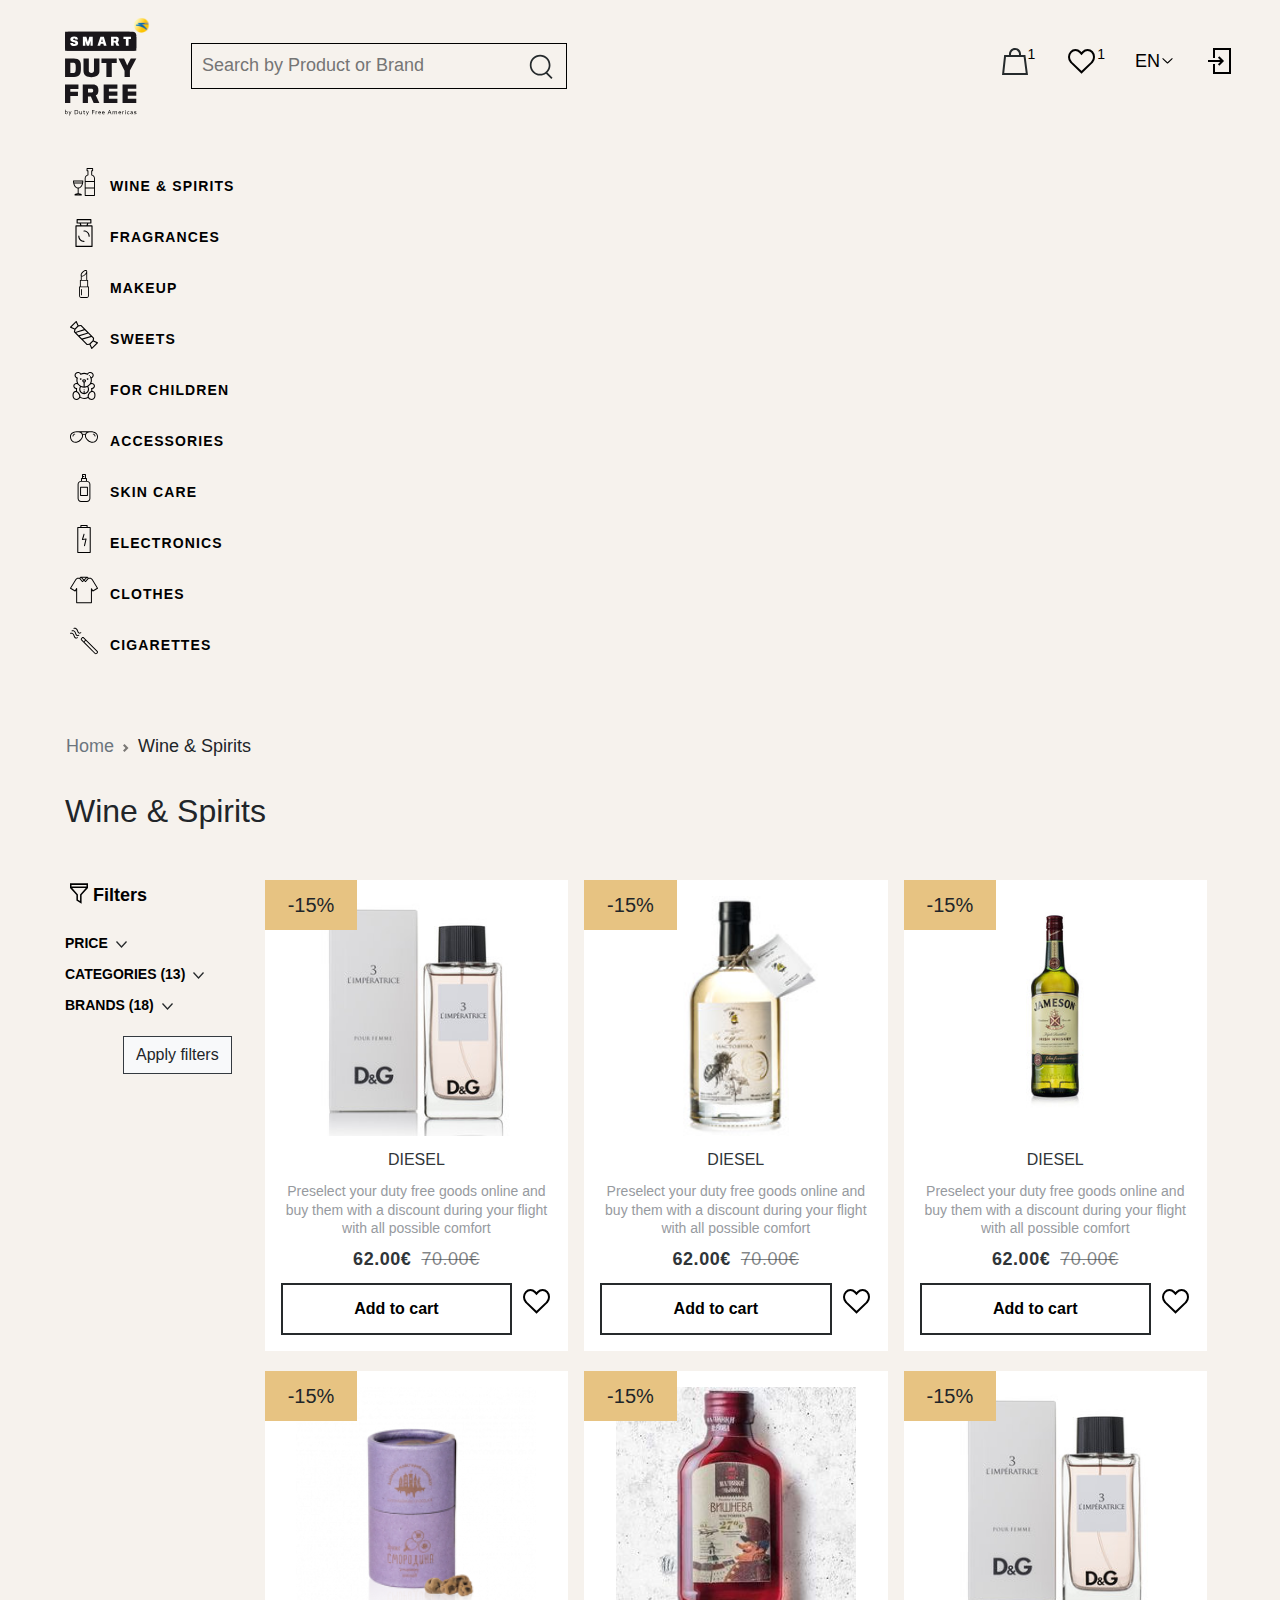
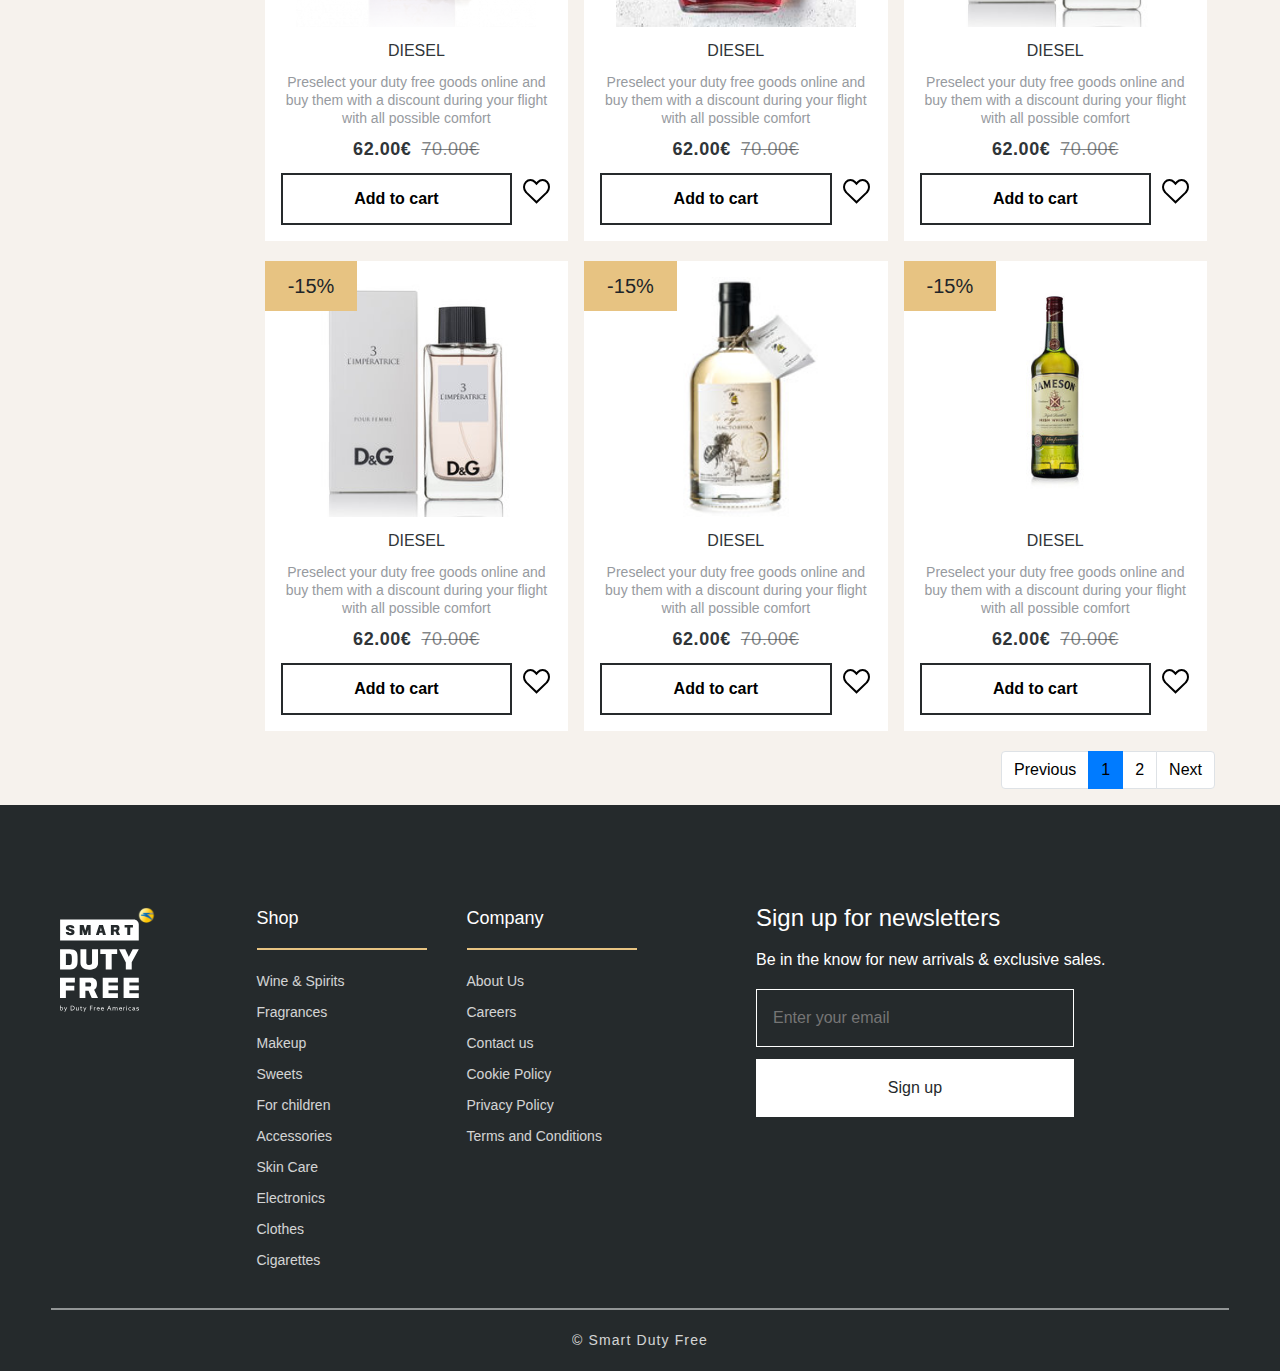
<file: products_list_by_category.html>
<!DOCTYPE html>
<html lang="en">
<head>
    <meta charset="UTF-8">
    <meta name="viewport" content="width=device-width, initial-scale=1.0">
    <meta property="og:image" content="images/logos/DF_logo_black.svg">
    <title>Wine & Spirits - Smart Duty Free</title>

    <link rel="stylesheet" href="extensions/bootstrap/css/bootstrap.min.css">
    <link rel="stylesheet" href="style/style.css">
    <link rel="stylesheet" href="style/products_list_by_category.css">
</head>
<body>
<div class="main-banner">
    <div class="banner-bg">
        <header>
            <a href="index.html" class="main-logo"><img src="images/logos/DF_logo_black.svg" alt="Smart Duty Free logo"></a>
            <nav>
                <a href="#" class="shopping-bag">
                    <img src="images/shopping-icon.svg">
                    <sup><sup><sup class="quantity-index">1</sup></sup></sup>
                </a>
                <a href="#" class="my-favs">
                    <img src="images/add_to_favs.svg">
                    <sup><sup><sup class="quantity-index">1</sup></sup></sup>
                </a>
                <select class="lang-switcher">
                    <option>EN</option>
                    <option>UA</option>
                    <option>RU</option>
                </select>
                <a href="#" class="login"><img src="images/login-icon.png"></a>
            </nav>
            <form action="#" class="search-form">
                <div class="search">
                    <input type="search" placeholder="Search by Product or Brand" class="search-field">
                    <button type="submit"><img src="images/search-icon.svg"></button>
                </div>
            </form>
        </header>
        <div class="banner-content">
            <div class="product-types large-screens-products">
                <a href="products_list_by_category.html" class="wine-spirits">WINE & SPIRITS</a>
                <a href="#" class="fragrances">FRAGRANCES</a>
                <a href="#" class="makeup">MAKEUP</a>
                <a href="#" class="sweets">SWEETS</a>
                <a href="#" class="for-children">FOR CHILDREN</a>
                <a href="#" class="accessories">ACCESSORIES</a>
                <a href="#" class="skin-care">SKIN CARE</a>
                <a href="#" class="electronics">ELECTRONICS</a>
                <a href="#" class="clothes">CLOTHES</a>
                <a href="#" class="cigarettes">CIGARETTES</a>
            </div>
        </div>
    </div>
</div>
<div class="product-types small-screens-products">
    <a href="#" class="wine-spirits">WINE & SPIRITS</a>
    <a href="#" class="fragrances">FRAGRANCES</a>
    <a href="#" class="makeup">MAKEUP</a>
    <a href="#" class="sweets">SWEETS</a>
    <a href="#" class="for-children">FOR CHILDREN</a>
    <a href="#" class="accessories">ACCESSORIES</a>
    <a href="#" class="skin-care">SKIN CARE</a>
    <a href="#" class="electronics">ELECTRONICS</a>
    <a href="#" class="clothes">CLOTHES</a>
    <a href="#" class="cigarettes">CIGARETTES</a>
</div>
<main>
    <div aria-label="breadcrumb">
        <ol class="breadcrumb bg-transparent">
            <li class="breadcrumb-item"><a href="index.html" class="text-secondary">Home</a></li>
            <li class="breadcrumb-item active text-body" aria-current="page">Wine & Spirits</li>
        </ol>
    </div>
    <h2 class="page-title">Wine & Spirits</h2>
    <div class="mx-3 mb-4">
        <a id='filters-toggler' class="d-md-none filter-name-title" data-toggle="modal" href="#filters-modal">Filters</a>
        <div class="modal left fade" id="filters-modal" tabindex="-1" role="dialog" aria-labelledby="filtersModal" aria-hidden="true">
            <div class="modal-dialog" role="document">
                <div class="modal-content">
                    <div class="modal-header">
                        <h4 class="modal-title">Filters</h4>
                        <button type="button" class="close" data-dismiss="modal" style="outline: none;">&times;</button>
                    </div>
                    <form action="#" id="modal-filters" class="filters">
                        <div class="modal-body" id="modal-body">
                            <div id="modal-price-collapse">
                                <a data-toggle="collapse" href="#modal-price-range" class="collapsed d-block filter-name"><span class="filter-title">PRICE</span><img src="images/arrow-up.svg" class="filter-arrow-sign"></a>
                                <div class="filter-price collapse mb-3" id="modal-price-range">
                                    <div class="price-wrap">
                                        <div class="price-container">
                                            <div class="price-wrap-1">
                                                <span>$&nbsp;</span>
                                                <span id="modal-one"></span>
                                            </div>
                                            <div class="price-wrap-2">
                                                <span>$&nbsp;</span>
                                                <span id="modal-two"></span>
                                            </div>
                                        </div>
                                    </div>
                                    <div class="price-field">
                                        <input type="range" min="0" max="1000" value="1" id="modal-lower" step="5">
                                        <input type="range" min="0" max="1000" value="1000" id="modal-upper" step="5">
                                    </div>
                                </div>
                            </div>
                            <div id="modal-categories-collapse">
                                <a data-toggle="collapse" href="#modal-categories-filter" class="collapsed d-block filter-name"><p class="filter-title">CATEGORIES (<span class="categories-quantity"></span>)</p><img src="images/arrow-up.svg" class="filter-arrow-sign"></a>
                                <div class="collapse mb-3" id="modal-categories-filter">
                                    <label class="search-input-label"><input class="searchInput" placeholder="Search"></label>
                                    <div class="checkbox-list">
                                        <label class="checkbox-container">Bourbon
                                            <input type="checkbox" name="Bourbon" value="Bourbon">
                                            <span class="checkmark"></span>
                                        </label>
                                        <label class="checkbox-container">Champagne
                                            <input type="checkbox" name="Champagne" value="Champagne">
                                            <span class="checkmark"></span>
                                        </label>
                                        <label class="checkbox-container">Cognac
                                            <input type="checkbox" name="Cognac" value="Cognac">
                                            <span class="checkmark"></span>
                                        </label>
                                        <label class="checkbox-container">Gin
                                            <input type="checkbox" name="Gin" value="Gin">
                                            <span class="checkmark"></span>
                                        </label>
                                        <label class="checkbox-container">Kosher wine
                                            <input type="checkbox" name="Kosher wine" value="Kosher wine">
                                            <span class="checkmark"></span>
                                        </label>
                                        <label class="checkbox-container">Liquor
                                            <input type="checkbox" name="Liquor" value="Liquor">
                                            <span class="checkmark"></span>
                                        </label>
                                        <label class="checkbox-container">Rum
                                            <input type="checkbox" name="Rum" value="Rum">
                                            <span class="checkmark"></span>
                                        </label>
                                        <label class="checkbox-container">Scotch
                                            <input type="checkbox" name="Scotch" value="Scotch">
                                            <span class="checkmark"></span>
                                        </label>
                                        <label class="checkbox-container">Tequila
                                            <input type="checkbox" name="Tequila" value="Tequila">
                                            <span class="checkmark"></span>
                                        </label>
                                        <label class="checkbox-container">Vermouth
                                            <input type="checkbox" name="Vermouth" value="Vermouth">
                                            <span class="checkmark"></span>
                                        </label>
                                        <label class="checkbox-container">Vodka
                                            <input type="checkbox" name="Vodka" value="Vodka">
                                            <span class="checkmark"></span>
                                        </label>
                                        <label class="checkbox-container">Whiskey
                                            <input type="checkbox" name="Whiskey" value="Whiskey">
                                            <span class="checkmark"></span>
                                        </label>
                                        <label class="checkbox-container">Wine
                                            <input type="checkbox" name="Wine" value="Wine">
                                            <span class="checkmark"></span>
                                        </label>
                                    </div>
                                </div>
                            </div>
                            <div id="modal-brands-collapse">
                                <a data-toggle="collapse" href="#modal-brands-filter" class="collapsed d-block filter-name"><p class="filter-title">BRANDS (<span class="brands-quantity"></span>)</p><img src="images/arrow-up.svg" class="filter-arrow-sign"></a>
                                <div class="collapse mb-3" id="modal-brands-filter">
                                    <label class="search-input-label"><input class="searchInput" placeholder="Search"></label>
                                    <div class="checkbox-list">
                                        <label class="checkbox-container">1792 Bourbon
                                            <input type="checkbox" name="1792 Bourbon" value="1792 Bourbon">
                                            <span class="checkmark"></span>
                                        </label>
                                        <label class="checkbox-container">Absolut
                                            <input type="checkbox" name="Absolut" value="Absolut">
                                            <span class="checkmark"></span>
                                        </label>
                                        <label class="checkbox-container">Ardbeg
                                            <input type="checkbox" name="Ardbeg" value="Ardbeg">
                                            <span class="checkmark"></span>
                                        </label>
                                        <label class="checkbox-container">Bacardi
                                            <input type="checkbox" name="Bacardi" value="Bacardi">
                                            <span class="checkmark"></span>
                                        </label>
                                        <label class="checkbox-container">Baileys
                                            <input type="checkbox" name="Baileys" value="Baileys">
                                            <span class="checkmark"></span>
                                        </label>
                                        <label class="checkbox-container">Ballantine's
                                            <input type="checkbox" name="Ballantine's" value="Ballantine's">
                                            <span class="checkmark"></span>
                                        </label>
                                        <label class="checkbox-container">Basil Haydens
                                            <input type="checkbox" name="Basil Haydens" value="Basil Haydens">
                                            <span class="checkmark"></span>
                                        </label>
                                        <label class="checkbox-container">Beefeater
                                            <input type="checkbox" name="Beefeater" value="Beefeater">
                                            <span class="checkmark"></span>
                                        </label>
                                        <label class="checkbox-container">Belvedere
                                            <input type="checkbox" name="Belvedere" value="Belvedere">
                                            <span class="checkmark"></span>
                                        </label>
                                        <label class="checkbox-container">1792 Bourbon
                                            <input type="checkbox" name="1792 Bourbon" value="1792 Bourbon">
                                            <span class="checkmark"></span>
                                        </label>
                                        <label class="checkbox-container">Absolut
                                            <input type="checkbox" name="Absolut" value="Absolut">
                                            <span class="checkmark"></span>
                                        </label>
                                        <label class="checkbox-container">Ardbeg
                                            <input type="checkbox" name="Ardbeg" value="Ardbeg">
                                            <span class="checkmark"></span>
                                        </label>
                                        <label class="checkbox-container">Bacardi
                                            <input type="checkbox" name="Bacardi" value="Bacardi">
                                            <span class="checkmark"></span>
                                        </label>
                                        <label class="checkbox-container">Baileys
                                            <input type="checkbox" name="Baileys" value="Baileys">
                                            <span class="checkmark"></span>
                                        </label>
                                        <label class="checkbox-container">Ballantine's
                                            <input type="checkbox" name="Ballantine's" value="Ballantine's">
                                            <span class="checkmark"></span>
                                        </label>
                                        <label class="checkbox-container">Basil Haydens
                                            <input type="checkbox" name="Basil Haydens" value="Basil Haydens">
                                            <span class="checkmark"></span>
                                        </label>
                                        <label class="checkbox-container">Beefeater
                                            <input type="checkbox" name="Beefeater" value="Beefeater">
                                            <span class="checkmark"></span>
                                        </label>
                                        <label class="checkbox-container">Belvedere
                                            <input type="checkbox" name="Belvedere" value="Belvedere">
                                            <span class="checkmark"></span>
                                        </label>
                                    </div>
                                </div>
                            </div>
                        </div>
                        <div class="modal-footer">
                            <button type="submit" class="btn border-dark rounded-0 btn-light" data-dismiss="modal">Apply filters</button>
                        </div>
                    </form>
                </div>
            </div>
        </div>
    </div>
    <div class="row main">
        <div class="d-none d-md-block col-md-3 col-lg-2 pl-0">
            <form action="#" id="filters" class="filters d-none d-md-block">
                <p class="filter-name-title mb-4">Filters</p>
                <div id="price-collapse">
                    <a data-toggle="collapse" href="#price-range" class="collapsed d-block filter-name"><span class="filter-title">PRICE</span><img src="images/arrow-up.svg" class="filter-arrow-sign"></a>
                    <div class="filter-price collapse mb-3" id="price-range">
                        <div class="price-wrap">
                            <div class="price-container">
                                <div class="price-wrap-1">
                                    <span>$&nbsp;</span>
                                    <span id="one"></span>
                                </div>
                                <div class="price-wrap-2">
                                    <span>$&nbsp;</span>
                                    <span id="two"></span>
                                </div>
                            </div>
                        </div>
                        <div class="price-field">
                            <input type="range" min="0" max="1000" value="1" id="lower" step="5">
                            <input type="range" min="0" max="1000" value="1000" id="upper" step="5">
                        </div>
                    </div>
                </div>
                <div id="categories-collapse">
                    <a data-toggle="collapse" href="#categories-filter" class="collapsed d-block filter-name"><p class="filter-title">CATEGORIES (<span class="categories-quantity"></span>)</p><img src="images/arrow-up.svg" class="filter-arrow-sign"></a>
                    <div class="collapse mb-3" id="categories-filter">
                        <label class="search-input-label"><input class="searchInput" placeholder="Search"></label>
                        <div class="checkbox-list">
                            <label class="checkbox-container">Bourbon
                                <input type="checkbox" name="Bourbon" value="Bourbon">
                                <span class="checkmark"></span>
                            </label>
                            <label class="checkbox-container">Champagne
                                <input type="checkbox" name="Champagne" value="Champagne">
                                <span class="checkmark"></span>
                            </label>
                            <label class="checkbox-container">Cognac
                                <input type="checkbox" name="Cognac" value="Cognac">
                                <span class="checkmark"></span>
                            </label>
                            <label class="checkbox-container">Gin
                                <input type="checkbox" name="Gin" value="Gin">
                                <span class="checkmark"></span>
                            </label>
                            <label class="checkbox-container">Kosher wine
                                <input type="checkbox" name="Kosher wine" value="Kosher wine">
                                <span class="checkmark"></span>
                            </label>
                            <label class="checkbox-container">Liquor
                                <input type="checkbox" name="Liquor" value="Liquor">
                                <span class="checkmark"></span>
                            </label>
                            <label class="checkbox-container">Rum
                                <input type="checkbox" name="Rum" value="Rum">
                                <span class="checkmark"></span>
                            </label>
                            <label class="checkbox-container">Scotch
                                <input type="checkbox" name="Scotch" value="Scotch">
                                <span class="checkmark"></span>
                            </label>
                            <label class="checkbox-container">Tequila
                                <input type="checkbox" name="Tequila" value="Tequila">
                                <span class="checkmark"></span>
                            </label>
                            <label class="checkbox-container">Vermouth
                                <input type="checkbox" name="Vermouth" value="Vermouth">
                                <span class="checkmark"></span>
                            </label>
                            <label class="checkbox-container">Vodka
                                <input type="checkbox" name="Vodka" value="Vodka">
                                <span class="checkmark"></span>
                            </label>
                            <label class="checkbox-container">Whiskey
                                <input type="checkbox" name="Whiskey" value="Whiskey">
                                <span class="checkmark"></span>
                            </label>
                            <label class="checkbox-container">Wine
                                <input type="checkbox" name="Wine" value="Wine">
                                <span class="checkmark"></span>
                            </label>
                        </div>
                    </div>
                </div>
                <div id="brands-collapse">
                    <a data-toggle="collapse" href="#brands-filter" class="collapsed d-block filter-name"><p class="filter-title">BRANDS (<span class="brands-quantity"></span>)</p><img src="images/arrow-up.svg" class="filter-arrow-sign"></a>
                    <div class="collapse mb-3" id="brands-filter">
                        <label class="search-input-label"><input class="searchInput" placeholder="Search"></label>
                        <div class="checkbox-list">
                            <label class="checkbox-container">1792 Bourbon
                                <input type="checkbox" name="1792 Bourbon" value="1792 Bourbon">
                                <span class="checkmark"></span>
                            </label>
                            <label class="checkbox-container">Absolut
                                <input type="checkbox" name="Absolut" value="Absolut">
                                <span class="checkmark"></span>
                            </label>
                            <label class="checkbox-container">Ardbeg
                                <input type="checkbox" name="Ardbeg" value="Ardbeg">
                                <span class="checkmark"></span>
                            </label>
                            <label class="checkbox-container">Bacardi
                                <input type="checkbox" name="Bacardi" value="Bacardi">
                                <span class="checkmark"></span>
                            </label>
                            <label class="checkbox-container">Baileys
                                <input type="checkbox" name="Baileys" value="Baileys">
                                <span class="checkmark"></span>
                            </label>
                            <label class="checkbox-container">Ballantine's
                                <input type="checkbox" name="Ballantine's" value="Ballantine's">
                                <span class="checkmark"></span>
                            </label>
                            <label class="checkbox-container">Basil Haydens
                                <input type="checkbox" name="Basil Haydens" value="Basil Haydens">
                                <span class="checkmark"></span>
                            </label>
                            <label class="checkbox-container">Beefeater
                                <input type="checkbox" name="Beefeater" value="Beefeater">
                                <span class="checkmark"></span>
                            </label>
                            <label class="checkbox-container">Belvedere
                                <input type="checkbox" name="Belvedere" value="Belvedere">
                                <span class="checkmark"></span>
                            </label>
                            <label class="checkbox-container">1792 Bourbon
                                <input type="checkbox" name="1792 Bourbon" value="1792 Bourbon">
                                <span class="checkmark"></span>
                            </label>
                            <label class="checkbox-container">Absolut
                                <input type="checkbox" name="Absolut" value="Absolut">
                                <span class="checkmark"></span>
                            </label>
                            <label class="checkbox-container">Ardbeg
                                <input type="checkbox" name="Ardbeg" value="Ardbeg">
                                <span class="checkmark"></span>
                            </label>
                            <label class="checkbox-container">Bacardi
                                <input type="checkbox" name="Bacardi" value="Bacardi">
                                <span class="checkmark"></span>
                            </label>
                            <label class="checkbox-container">Baileys
                                <input type="checkbox" name="Baileys" value="Baileys">
                                <span class="checkmark"></span>
                            </label>
                            <label class="checkbox-container">Ballantine's
                                <input type="checkbox" name="Ballantine's" value="Ballantine's">
                                <span class="checkmark"></span>
                            </label>
                            <label class="checkbox-container">Basil Haydens
                                <input type="checkbox" name="Basil Haydens" value="Basil Haydens">
                                <span class="checkmark"></span>
                            </label>
                            <label class="checkbox-container">Beefeater
                                <input type="checkbox" name="Beefeater" value="Beefeater">
                                <span class="checkmark"></span>
                            </label>
                            <label class="checkbox-container">Belvedere
                                <input type="checkbox" name="Belvedere" value="Belvedere">
                                <span class="checkmark"></span>
                            </label>
                        </div>
                    </div>
                </div>
                <button type="submit" class="btn border-dark rounded-0 btn-light apply-filters-btn" data-dismiss="modal">Apply filters</button>
            </form>
        </div>
        <div class="products-list row m-0 col-12 col-md-9 col-lg-10 p-0">
            <div class="col-sm-6 col-lg-4 px-2">
                <div class="slider__item__details">
                    <p class="discount">-15%</p>
                    <a href="#"><img src="images/products/dg.jpg" class="product_photo" alt=""></a>
                    <a href="#" class="product_brand">DIESEL</a>
                    <a href="#" class="product_description">Preselect your duty free goods online and buy them with a discount during your flight with all possible comfort</a>
                    <a href="#" class="product_price double-price">
                        <span>62.00€</span>
                        <span class="old-price">70.00€</span>
                    </a>
                    <div class="action_buttons">
                        <button class="add_to_cart">Add to cart</button>
                        <p class="add_to_favourites"></p>
                    </div>
                </div>
            </div>
            <div class="col-sm-6 col-lg-4 px-2">
                <div class="slider__item__details">
                    <p class="discount">-15%</p>
                    <a href="#"><img src="images/products/badger.jpg" class="product_photo" alt=""></a>
                    <a href="#" class="product_brand">DIESEL</a>
                    <a href="#" class="product_description">Preselect your duty free goods online and buy them with a discount during your flight with all possible comfort</a>
                    <a href="#" class="product_price double-price">
                        <span>62.00€</span>
                        <span class="old-price">70.00€</span>
                    </a>
                    <div class="action_buttons">
                        <button class="add_to_cart">Add to cart</button>
                        <p class="add_to_favourites"></p>
                    </div>
                </div>
            </div>
            <div class="col-sm-6 col-lg-4 px-2">
                <div class="slider__item__details">
                    <p class="discount">-15%</p>
                    <a href="#"><img src="images/products/jameson.jpg" class="product_photo" alt=""></a>
                    <a href="#" class="product_brand">DIESEL</a>
                    <a href="#" class="product_description">Preselect your duty free goods online and buy them with a discount during your flight with all possible comfort</a>
                    <a href="#" class="product_price double-price">
                        <span>62.00€</span>
                        <span class="old-price">70.00€</span>
                    </a>
                    <div class="action_buttons">
                        <button class="add_to_cart">Add to cart</button>
                        <p class="add_to_favourites"></p>
                    </div>
                </div>
            </div>
            <div class="col-sm-6 col-lg-4 px-2">
                <div class="slider__item__details">
                    <p class="discount">-15%</p>
                    <a href="#"><img src="images/products/smorod.png" class="product_photo" alt=""></a>
                    <a href="#" class="product_brand">DIESEL</a>
                    <a href="#" class="product_description">Preselect your duty free goods online and buy them with a discount during your flight with all possible comfort</a>
                    <a href="#" class="product_price double-price">
                        <span>62.00€</span>
                        <span class="old-price">70.00€</span>
                    </a>
                    <div class="action_buttons">
                        <button class="add_to_cart">Add to cart</button>
                        <p class="add_to_favourites"></p>
                    </div>
                </div>
            </div>
            <div class="col-sm-6 col-lg-4 px-2">
                <div class="slider__item__details">
                    <p class="discount">-15%</p>
                    <a href="#"><img src="images/products/nalivka-cherry.jpg" class="product_photo" alt=""></a>
                    <a href="#" class="product_brand">DIESEL</a>
                    <a href="#" class="product_description">Preselect your duty free goods online and buy them with a discount during your flight with all possible comfort</a>
                    <a href="#" class="product_price double-price">
                        <span>62.00€</span>
                        <span class="old-price">70.00€</span>
                    </a>
                    <div class="action_buttons">
                        <button class="add_to_cart">Add to cart</button>
                        <p class="add_to_favourites"></p>
                    </div>
                </div>
            </div>
            <div class="col-sm-6 col-lg-4 px-2">
                <div class="slider__item__details">
                    <p class="discount">-15%</p>
                    <a href="#"><img src="images/products/dg.jpg" class="product_photo" alt=""></a>
                    <a href="#" class="product_brand">DIESEL</a>
                    <a href="#" class="product_description">Preselect your duty free goods online and buy them with a discount during your flight with all possible comfort</a>
                    <a href="#" class="product_price double-price">
                        <span>62.00€</span>
                        <span class="old-price">70.00€</span>
                    </a>
                    <div class="action_buttons">
                        <button class="add_to_cart">Add to cart</button>
                        <p class="add_to_favourites"></p>
                    </div>
                </div>
            </div>
            <div class="col-sm-6 col-lg-4 px-2">
                <div class="slider__item__details">
                    <p class="discount">-15%</p>
                    <a href="#"><img src="images/products/dg.jpg" class="product_photo" alt=""></a>
                    <a href="#" class="product_brand">DIESEL</a>
                    <a href="#" class="product_description">Preselect your duty free goods online and buy them with a discount during your flight with all possible comfort</a>
                    <a href="#" class="product_price double-price">
                        <span>62.00€</span>
                        <span class="old-price">70.00€</span>
                    </a>
                    <div class="action_buttons">
                        <button class="add_to_cart">Add to cart</button>
                        <p class="add_to_favourites"></p>
                    </div>
                </div>
            </div>
            <div class="col-sm-6 col-lg-4 px-2">
                <div class="slider__item__details">
                    <p class="discount">-15%</p>
                    <a href="#"><img src="images/products/badger.jpg" class="product_photo" alt=""></a>
                    <a href="#" class="product_brand">DIESEL</a>
                    <a href="#" class="product_description">Preselect your duty free goods online and buy them with a discount during your flight with all possible comfort</a>
                    <a href="#" class="product_price double-price">
                        <span>62.00€</span>
                        <span class="old-price">70.00€</span>
                    </a>
                    <div class="action_buttons">
                        <button class="add_to_cart">Add to cart</button>
                        <p class="add_to_favourites"></p>
                    </div>
                </div>
            </div>
            <div class="col-sm-6 col-lg-4 px-2">
                <div class="slider__item__details">
                    <p class="discount">-15%</p>
                    <a href="#"><img src="images/products/jameson.jpg" class="product_photo" alt=""></a>
                    <a href="#" class="product_brand">DIESEL</a>
                    <a href="#" class="product_description">Preselect your duty free goods online and buy them with a discount during your flight with all possible comfort</a>
                    <a href="#" class="product_price double-price">
                        <span>62.00€</span>
                        <span class="old-price">70.00€</span>
                    </a>
                    <div class="action_buttons">
                        <button class="add_to_cart">Add to cart</button>
                        <p class="add_to_favourites"></p>
                    </div>
                </div>
            </div>
        </div>
    </div>
    <ul class="pagination justify-content-end">
        <li class="page-item"><a class="page-link" href="javascript:void(0);">Previous</a></li>
        <li class="page-item active"><a class="page-link" href="javascript:void(0);">1</a></li>
        <li class="page-item"><a class="page-link" href="javascript:void(0);">2</a></li>
        <li class="page-item"><a class="page-link" href="javascript:void(0);">Next</a></li>
    </ul>
</main>
<footer>
    <div class="footer_main_part">
        <div class="footer_logo_block">
            <img src="images/logos/DF_logo_white.svg" alt="Smart Duty Free logo">
        </div>
        <div class="footer_main_content">
            <div class="footer_shop_block">
                <div class="footer_block_name">Shop</div>
                <div class="footer_block_list">
                    <a href="#">Wine & Spirits</a>
                    <a href="#">Fragrances</a>
                    <a href="#">Makeup</a>
                    <a href="#">Sweets</a>
                    <a href="#">For children</a>
                    <a href="#">Accessories</a>
                    <a href="#">Skin Care</a>
                    <a href="#">Electronics</a>
                    <a href="#">Clothes</a>
                    <a href="#">Cigarettes</a>
                </div>
            </div>
            <div class="footer_company_block">
                <div class="footer_block_name">Company</div>
                <div class="footer_block_list">
                    <a href="#">About Us</a>
                    <a href="#">Careers</a>
                    <a href="#">Contact us</a>
                    <a href="#">Cookie Policy</a>
                    <a href="#">Privacy Policy</a>
                    <a href="#">Terms and Conditions</a>
                </div>
            </div>
        </div>
        <div class="footer_contact_block">
            <p>Sign up for newsletters</p>
            <p>Be in the know for new arrivals & exclusive sales.</p>
            <form action="#">
                <input type="email" class="enter_email_field" placeholder="Enter your email">
                <button type="submit" class="sign_up_btn">Sign up</button>
            </form>
        </div>
    </div>
    <div class="footer_copyright">
        <hr>
        <span>© Smart Duty Free</span>
    </div>
</footer>
<script src="extensions/jquery/jquery-3.4.1.min.js"></script>
<script src="extensions/bootstrap/js/bootstrap.min.js"></script>
<script src="js/action.js"></script>
<script src="js/products_list_by_category.js"></script>
<script>
    window.onload = function() {
        toggleToFavouritesBtn();
        prolongSearchBar();
        setFilterRanges();
        fillQuantities();
        // toggleFilters();
        searchList();
    };
</script>
</body>
</html>
</file>
<file: style/style.css>
html,
body {
  width: 100%;
  margin: 0;
  background-color: #F6F2ED;
}

.main-banner {
  position: relative;
  display: flex;
  display: -webkit-flex;
  flex-direction: column;
  -webkit-flex-direction: column;
  font-family: HK Grotesk, sans-serif;
}

.banner-bg {
  padding: 15px;
  background-image: url("../images/hero_photo.jpg");
  background-position: center 0;
  background-size: cover;
  -webkit-background-size: cover;
  -moz-background-size: cover;
  -o-background-size: cover;
  background-repeat: no-repeat;
}

.banner-content,
header {
  display: flex;
  display: -webkit-flex;
  flex-direction: column;
  -webkit-flex-direction: column;
}
.banner-content .main-logo,
header .main-logo {
  align-self: flex-start;
}

nav {
  position: absolute;
  right: 12px;
  top: 30px;
  display: flex;
  display: -webkit-flex;
  justify-content: space-between;
  -webkit-justify-content: space-between;
  align-items: center;
  -webkit-align-items: center;
}
nav > * {
  margin: 0 3px;
  color: #000;
  text-decoration: none;
}
nav > * > * {
  color: #000;
  text-decoration: none;
}
nav > * sup {
  margin-left: -1.5px;
  font-size: 14px;
  top: -0.15em;
  text-decoration: none;
}
nav .lang-switcher {
  padding-right: 12px;
  border: none;
  background-color: transparent;
  background-image: url("../images/small-arrow-down.svg");
  background-repeat: no-repeat;
  background-position: right center;
  font-size: 18px;
  -webkit-appearance: none;
  -moz-appearance: none;
  outline: none;
  cursor: pointer;
}
nav select::-ms-expand {
  display: none;
}

.quantity-index {
  color: #000;
  text-decoration: none;
}

.search {
  display: flex;
  display: -webkit-flex;
  justify-content: space-between;
  -webkit-justify-content: space-between;
  align-items: center;
  -webkit-align-items: center;
  height: 46px;
  width: 100%;
  margin: 20px 0;
  border: solid thin black;
}
.search .search-field {
  flex: 1;
  -webkit-flex: 1;
  -ms-flex: 1;
  padding-left: 10px;
  background-color: transparent;
  border: none;
  color: #252A2C;
  font-weight: 500;
  font-size: 18px;
  -webkit-appearance: none;
  -moz-appearance: none;
  outline: none;
}
.search button {
  padding: 0;
  background-color: transparent;
  border: none;
  -webkit-appearance: none;
  -moz-appearance: none;
  outline: none;
  cursor: pointer;
}

.search:active,
.search:focus {
  box-shadow: 0 4px 8px 0 rgba(0, 0, 0, 0.2), 0 6px 15px 0 rgba(0, 0, 0, 0.19);
  -webkit-box-shadow: 0 4px 8px 0 rgba(0, 0, 0, 0.2), 0 6px 15px 0 rgba(0, 0, 0, 0.19);
  -moz-box-shadow: 0 4px 8px 0 rgba(0, 0, 0, 0.2), 0 6px 15px 0 rgba(0, 0, 0, 0.19);
}

input[type=text]::-ms-clear,
input[type=text]::-ms-reveal {
  display: none;
  height: 0;
  width: 0;
}

input[type=search]::-webkit-search-decoration,
input[type=search]::-webkit-search-cancel-button,
input[type=search]::-webkit-search-results-button,
input[type=search]::-webkit-search-results-decoration {
  display: none;
}

.banner-content-center {
  display: flex;
  display: -webkit-flex;
  flex-direction: column;
  -webkit-flex-direction: column;
  align-items: center;
  -webkit-align-items: center;
  align-self: center;
  -webkit-align-self: center;
  height: 520px;
  width: 100%;
  max-width: 435px;
  margin-top: 70px;
}
.banner-content-center .action_buttons {
  flex-direction: column;
  -webkit-flex-direction: column;
}
.banner-content-center .preselect-btn {
  width: 50%;
  max-width: 280px;
  margin: 40px 0 15px 0;
  padding: 17px;
  text-align: center;
  border: 2px solid #000000;
}
.banner-content-center .preselect-btn:hover,
.banner-content-center .preselect-btn:active {
  background-color: transparent;
  color: #000000;
}
.banner-content-center .learn-more-btn {
  width: 50%;
  max-width: 280px;
  margin: 0;
  padding: 17px;
  text-align: center;
  background-color: transparent;
  border: 2px solid #000000;
  color: #000000;
}

.banner-content-title {
  margin-top: 0;
  text-align: center;
  font-family: Graphik, sans-serif;
  font-weight: 500;
  font-size: 40px;
}

.banner-content-details {
  max-width: 100%;
  margin: 0;
  padding: 2%;
  text-align: center;
  font-family: Open Sans, sans-serif;
  font-size: 18px;
  letter-spacing: 0.01em;
}

.product-types {
  position: relative;
  display: flex;
  display: -webkit-flex;
  flex-direction: column;
  -webkit-flex-direction: column;
  align-items: flex-start;
  -webkit-align-items: flex-start;
  margin: 40px 0;
  padding: 10px;
}
.product-types > * {
  position: relative;
  margin: 15px 50px;
  color: #000000;
  font-family: HK Grotesk, sans-serif;
  font-weight: 600;
  font-size: 14px;
  letter-spacing: 0.08em;
  text-decoration: none;
}
.product-types > *::before {
  position: absolute;
  left: -40px;
  top: -8px;
}

.cigarettes::before {
  content: url("../images/categories-icons/cigarettes-icon.svg");
}

.cigarettes:hover::before {
  content: url("../images/categories-icons/cigarettes-icon-hover.svg");
}

.fragrances::before {
  content: url("../images/categories-icons/fragrances-icon.svg");
}

.fragrances:hover::before {
  content: url("../images/categories-icons/fragrances-icon-hover.svg");
}

.makeup::before {
  content: url("../images/categories-icons/makeup-icon.svg");
}

.makeup:hover::before {
  content: url("../images/categories-icons/makeup-icon-hover.svg");
}

.skin-care::before {
  content: url("../images/categories-icons/skin-care-icon.svg");
}

.skin-care:hover::before {
  content: url("../images/categories-icons/skin-care-icon-hover.svg");
}

.wine-spirits::before {
  content: url("../images/categories-icons/wine-icon.svg");
}

.wine-spirits:hover::before {
  content: url("../images/categories-icons/wine-icon-hover.svg");
}

.accessories::before {
  content: url("../images/categories-icons/accessories-icon.svg");
}

.accessories:hover::before {
  content: url("../images/categories-icons/accessories-icon-hover.svg");
}

.for-children::before {
  content: url("../images/categories-icons/children-icon.svg");
}

.for-children:hover::before {
  content: url("../images/categories-icons/children-icon-hover.svg");
}

.clothes::before {
  content: url("../images/categories-icons/clothes-icon.svg");
}

.clothes:hover::before {
  content: url("../images/categories-icons/clothes-icon-hover.svg");
}

.electronics::before {
  content: url("../images/categories-icons/electronics-icon.svg");
}

.electronics:hover::before {
  content: url("../images/categories-icons/electronics-icon-hover.svg");
}

.sweets::before {
  content: url("../images/categories-icons/sweets-icon.svg");
}

.sweets:hover::before {
  content: url("../images/categories-icons/sweets-icon-hover.svg");
}

.product-types > *:hover {
  color: #E5BB71;
}

.large-screens {
  display: none !important;
}

.large-screens-products {
  display: none;
}

.brand-list {
  display: flex;
  display: -webkit-flex;
  align-items: center;
  -webkit-align-items: center;
  height: 165px;
}

.brand-list-block {
  display: flex;
  display: -webkit-flex;
  flex-direction: column;
  -webkit-flex-direction: column;
  box-sizing: border-box;
  -webkit-box-sizing: border-box;
  -moz-box-sizing: border-box;
  background-color: rgba(255, 255, 255, 0.6);
  border: 1px solid rgba(0, 0, 0, 0.1);
  text-decoration: none;
}
.brand-list-block > * {
  margin: 7px 0 0 0;
  text-align: center;
  color: #8A8A8A;
  font-family: Core Sans G, sans-serif;
  font-size: 12px;
}
.brand-list-block > p:nth-child(3) {
  font-size: 16px;
}
.brand-list-block > div {
  display: flex;
  display: -webkit-flex;
  align-content: center;
  -webkit-align-content: center;
  justify-content: center;
  -webkit-justify-content: center;
  height: 55%;
  width: 100%;
}
.brand-list-block > div > img {
  max-height: 100%;
  max-width: 100%;
}

.brand-list-block:hover {
  border-bottom: 3px solid #E5BB71;
  box-shadow: 0 8px 8px 0 rgba(0, 0, 0, 0.2), 0 10px 15px 0 rgba(0, 0, 0, 0.19);
  -webkit-box-shadow: 0 8px 8px 0 rgba(0, 0, 0, 0.2), 0 10px 15px 0 rgba(0, 0, 0, 0.19);
  -moz-box-shadow: 0 8px 8px 0 rgba(0, 0, 0, 0.2), 0 10px 15px 0 rgba(0, 0, 0, 0.19);
  background-color: rgba(255, 255, 255, 0.9);
}

/* Swiper */
.slider__item__details {
  position: relative;
  display: flex;
  display: -webkit-flex;
  flex-direction: column;
  -webkit-flex-direction: column;
  justify-content: center;
  -webkit-justify-content: center;
  align-items: center;
  -webkit-align-items: center;
  text-align: center;
  max-width: 100%;
  padding: 16px;
  margin: 15px 0 35px;
  background-color: white;
}

.product_photo {
  height: 240px;
  max-height: 240px;
  max-width: 100%;
}

.product_brand {
  margin: 12px 0 10px;
  color: #303538;
  font-weight: 500;
  font-size: 16px;
  text-decoration: none;
}

.product_description {
  max-width: 100%;
  color: #7D8288;
  opacity: 0.8;
  font-size: 14px;
  line-height: 130%;
  text-align: center;
  text-decoration: none;
}

.product_price {
  margin: 12px 0;
  color: #303538;
  font-weight: 600;
  font-size: 18px;
  line-height: 120%;
  letter-spacing: 0.03em;
  text-transform: uppercase;
  text-decoration: none;
}

.old-price {
  margin-left: 10px;
  color: rgba(48, 53, 56, 0.6);
  font-size: 18px;
  font-weight: normal;
  text-decoration: line-through;
}

.action_buttons {
  display: flex;
  display: -webkit-flex;
  justify-content: space-between;
  -webkit-justify-content: space-between;
  align-items: center;
  -webkit-align-items: center;
  width: 100%;
}

.add_to_cart {
  flex: 1;
  -webkit-flex: 1;
  -ms-flex: 1;
  padding: 12px 0;
  border: 2px solid #262A2C;
  background: transparent;
  font-weight: 600;
  font-size: 16px;
  cursor: pointer;
  outline: none;
}

.add_to_favourites {
  height: 32px;
  width: 32px;
  margin-left: 8px;
  background-color: transparent;
  background-image: url("../images/add_to_favs.svg");
  border: none;
  cursor: pointer;
  outline: none;
}

.in_favs {
  background-image: url("../images/in_favs.svg");
}

.discount {
  position: absolute;
  left: 0;
  top: 0;
  padding: 10px 23px;
  margin: 0;
  background-color: #E7C382;
  font-size: 20px;
}

.slider__item__details:hover {
  box-shadow: 0 4px 8px 0 rgba(0, 0, 0, 0.2), 0 6px 15px 0 rgba(0, 0, 0, 0.19);
  -webkit-box-shadow: 0 4px 8px 0 rgba(0, 0, 0, 0.2), 0 6px 15px 0 rgba(0, 0, 0, 0.19);
  -moz-box-shadow: 0 4px 8px 0 rgba(0, 0, 0, 0.2), 0 6px 15px 0 rgba(0, 0, 0, 0.19);
}

.add_to_cart:hover, .preselect-btn:hover, .learn-more-btn:hover, .learn-more-btn:hover:active, .add_to_cart:active, .preselect-btn:active {
  background-color: #262A2C;
  color: white;
  box-shadow: 0 4px 4px 0 rgba(0, 0, 0, 0.2), 0 4px 8px 0 rgba(0, 0, 0, 0.19);
  -webkit-box-shadow: 0 4px 4px 0 rgba(0, 0, 0, 0.2), 0 4px 8px 0 rgba(0, 0, 0, 0.19);
  -moz-box-shadow: 0 4px 4px 0 rgba(0, 0, 0, 0.2), 0 4px 8px 0 rgba(0, 0, 0, 0.19);
}

.learn-more-btn:hover:active, .add_to_cart:active, .preselect-btn:active {
  box-shadow: none;
  -webkit-box-shadow: none;
  -moz-box-shadow: none;
}

@media screen and (min-width: 375px) {
  nav > * {
    margin: 0 7px;
  }

  nav > a:last-child {
    margin: 0 0 0 7px;
  }
}
@media screen and (min-width: 520px) {
  nav > * {
    margin: 0 15px;
  }

  nav > a:last-child {
    margin: 0 0 0 15px;
  }
}
@media screen and (min-width: 767px) {
  .banner-content-title {
    font-size: 40px;
  }

  .banner-content-center {
    height: 580px;
    margin-top: 100px;
  }

  .banner-content-center .action_buttons {
    flex-direction: row;
    -webkit-flex-direction: row;
  }
  .banner-content-center .action_buttons > * {
    width: 205px;
    margin: 40px 7px 15px;
  }
}
@media screen and (min-width: 960px) {
  .main-logo {
    margin-left: 50px;
  }

  .banner-bg {
    padding: 15px 60px;
  }

  header {
    flex-direction: row;
    -webkit-flex-direction: row;
    align-items: center;
    -webkit-align-items: center;
  }

  nav {
    top: 45px;
    right: 45px;
  }

  .search {
    margin: 0 40px;
  }

  .banner-content-center {
    height: 630px;
    margin-top: 100px;
  }

  .product-types {
    padding-left: 60px;
  }
}
@media screen and (min-width: 1320px) {
  nav > a:last-child {
    margin: 0 15px;
  }

  .search {
    margin: 0 40px 0 80px;
  }

  .search:focus-within {
    width: 480px;
    transition: width 1s;
    -webkit-transition: width 1s;
    -moz-transition: width 1s;
  }

  .large-screens-products {
    display: block;
  }

  .small-screens-products {
    display: none;
  }

  .banner-content .product-types {
    display: flex;
    display: -webkit-flex;
    flex-direction: row;
    -webkit-flex-direction: row;
    justify-content: space-between;
    -webkit-justify-content: space-between;
    width: 100%;
    margin: 50px 0;
    padding: 0;
    background-color: transparent;
  }
  .banner-content .product-types > * {
    margin: 0;
    font-size: 14px;
    font-weight: 500;
  }
  .banner-content .product-types > *::before {
    content: none;
  }

  .small-screens {
    display: none;
  }

  .large-screens {
    display: block !important;
  }

  .brand-list {
    position: absolute !important;
    left: 0;
    bottom: 0;
    height: 165px;
  }
}
section {
  position: relative;
  display: flex;
  display: -webkit-flex;
  flex-direction: column;
  -webkit-flex-direction: column;
  justify-content: center;
  -webkit-justify-content: center;
  align-items: center;
  -webkit-align-items: center;
  padding: 100px 0;
  font-family: Graphik, sans-serif;
}

.block-name {
  font-size: 36px;
  line-height: 40px;
}

.no-extra-charges .block-name {
  margin-bottom: 30px;
}

.how-it-works .block-name {
  margin-bottom: 50px;
}

.favs_img {
  margin-left: 10px;
  vertical-align: -10%;
}

.how-it-works-phases,
.how-it-works-phase,
.phase-data-block,
.phases {
  position: relative;
  display: flex;
  display: -webkit-flex;
  flex-direction: column;
  -webkit-flex-direction: column;
  justify-content: center;
  -webkit-justify-content: center;
  align-items: center;
  -webkit-align-items: center;
  width: 100%;
}

.how-it-works-phase img {
  height: 200px;
  width: 240px;
}

.numeration {
  margin: 50px 0 20px;
  color: #16181C;
  font-weight: bold;
  font-size: 22px;
  line-height: 20px;
}

.description-text {
  width: 80%;
  text-align: center;
  color: #16181C;
  opacity: 0.6;
  font-family: Regola Pro Trial, sans-serif;
  font-size: 16px;
  line-height: 27px;
}

.separator {
  width: 80px;
  height: 2px;
  margin: 72px 0 60px;
  background: #E7C382;
  transform: rotate(-90deg);
  -webkit-transform: rotate(-90deg);
  -moz-transform: rotate(-90deg);
  -ms-transform: rotate(-90deg);
  -o-transform: rotate(-90deg);
}

.curved-separator, .curved-separator-2 {
  position: absolute;
  top: 55%;
  right: 42%;
  display: none;
}

.curved-separator-2 {
  top: 70%;
  transform: scaleX(-1);
  -webkit-transform: scaleX(-1);
  -moz-transform: scaleX(-1);
  -ms-transform: scaleX(-1);
  -o-transform: scaleX(-1);
}

.categories-grid {
  display: none;
}

.no-extra-charges {
  padding-bottom: 0;
  background-color: white;
}

.preselect-btn,
.learn-more-btn {
  margin: 50px 0 30px;
  padding: 20px 50px;
  color: #FFFFFF;
  background-color: #252A2C;
  font-family: Core Sans G, sans-serif;
  font-size: 16px;
  text-decoration: none;
  outline: none;
  cursor: pointer;
}

.our-favourites,
.top-sellers,
.sales {
  padding: 50px 15px;
}

.complex-name {
  display: flex;
  display: -webkit-flex;
  justify-content: space-between;
  -webkit-justify-content: space-between;
  width: 100%;
}

.complex-name a {
  color: #303538;
  font-size: 16px;
  text-decoration: none;
}

.double-price {
  display: flex;
}

@media screen and (min-width: 767px) {
  .no-extra-charges,
.how-it-works {
    position: relative;
    margin: 0 100px 100px;
  }

  .how-it-works {
    padding-bottom: 0;
  }

  .how-it-works-phase {
    flex-direction: row;
    -webkit-flex-direction: row;
    margin: 20px 0;
  }

  .how-it-works-phase:not(:last-child) {
    margin-bottom: 50px;
  }

  .how-it-works-phase > * {
    display: flex;
    display: -webkit-flex;
    justify-content: center;
    -webkit-justify-content: center;
    flex: 1;
    -webkit-flex: 1;
    -ms-flex: 1;
  }

  .how-it-works-phase:nth-child(even) {
    flex-direction: row-reverse;
    -webkit-flex-direction: row-reverse;
  }

  .numeration {
    margin-top: 20px;
  }

  .separator {
    display: none;
  }

  .curved-separator,
.curved-separator-2 {
    display: block;
  }

  .our-favourites,
.top-sellers,
.sales {
    margin: 0 100px;
    padding-top: 0;
  }

  .complex-name a {
    margin-top: 40px;
  }

  .block-name span:first-child::before,
.how-it-works .block-name::before {
    content: url("../images/hor-line.svg");
    margin-right: 20px;
    vertical-align: 25%;
  }

  .how-it-works .block-name {
    align-self: flex-start;
    -webkit-align-self: flex-start;
  }
}
@media screen and (min-width: 1024px) {
  .categories-grid {
    display: flex;
    display: -webkit-flex;
    flex-direction: row;
    -webkit-flex-direction: row;
    flex-wrap: wrap;
    -webkit-flex-wrap: wrap;
    margin: 0 100px;
    padding: 0 0 150px 0;
  }

  .categories-grid-block {
    position: relative;
    display: flex;
    display: -webkit-flex;
    flex-basis: 33.33%;
    -webkit-flex-basis: 33.33%;
    flex-direction: column;
    -webkit-flex-direction: column;
    align-items: center;
    -webkit-align-items: center;
    color: inherit;
    text-decoration: none;
  }
  .categories-grid-block > img:nth-child(3) {
    width: 100%;
  }
  .categories-grid-block p {
    font-weight: bold;
    font-size: 27px;
    letter-spacing: 0.13em;
  }
  .categories-grid-block .hover-layer {
    position: absolute;
    display: none;
    width: 100%;
    height: 100%;
    background-color: rgba(231, 195, 130, 0.8);
    backdrop-filter: blur(16px);
    -webkit-backdrop-filter: blur(16px);
  }
  .categories-grid-block .hover-layer .categories-grid-block-name {
    color: white;
  }

  .categories-grid-block:hover .hover-layer {
    display: flex;
    display: -webkit-flex;
    flex-direction: column;
    -webkit-flex-direction: column;
    align-items: center;
    -webkit-align-items: center;
    justify-content: center;
    -webkit-justify-content: center;
    top: 0;
    left: 0;
  }

  .no-extra-charges .description-text {
    margin: 0 180px;
  }

  .baggage-image {
    position: absolute;
    right: 10px;
    bottom: -40px;
  }

  .preselect-btn {
    margin-bottom: 65px;
  }
}
@media screen and (min-width: 1320px) {
  .how-it-works-phases {
    flex-direction: row;
    -webkit-flex-direction: row;
    align-items: flex-start;
    -webkit-align-items: flex-start;
  }

  .how-it-works-phase, .how-it-works-phase:nth-child(even) {
    flex-direction: column;
    -webkit-flex-direction: column;
  }

  .how-it-works-phase > * {
    flex: auto;
    -webkit-flex: auto;
    -ms-flex: auto;
  }

  .numeration {
    margin-top: 50px;
  }

  .separator {
    position: absolute;
    left: 78%;
    top: 185px;
    display: block;
    width: 150px;
    transform: rotate(0deg);
    -webkit-transform: rotate(0deg);
    -moz-transform: rotate(0deg);
    -ms-transform: rotate(0deg);
    -o-transform: rotate(0deg);
  }

  .curved-separator,
.curved-separator-2 {
    display: none;
  }
}
@media screen and (min-width: 1440px) {
  .no-extra-charges .description-text {
    margin: 0 250px;
  }
}
footer {
  display: flex;
  display: -webkit-flex;
  flex-direction: column;
  -webkit-flex-direction: column;
  background-color: #252A2C;
  color: #FFFFFF;
}

.footer_main_part {
  display: flex;
  display: -webkit-flex;
  flex-direction: column;
  -webkit-flex-direction: column;
  padding: 32px 24px;
}

.footer_main_content {
  display: flex;
  display: -webkit-flex;
  flex-direction: column;
  -webkit-flex-direction: column;
  align-items: flex-start;
}

.footer_main_content > * {
  margin-top: 42px;
}

.footer_block_name {
  width: 170px;
  padding-bottom: 16px;
  border-bottom: solid 2px #E7C382;
  font-family: Graphik, sans-serif;
  font-weight: normal;
  font-size: 18px;
}

.footer_block_list {
  margin: 16px 0 0;
  display: flex;
  flex-direction: column;
  align-items: flex-start;
}

.footer_block_list a {
  margin: 5px 0;
  color: #FFFFFF;
  opacity: 0.8;
  font-family: HK Grotesk, sans-serif;
  font-size: 14px;
  text-decoration: none;
}

.footer_copyright {
  display: flex;
  display: -webkit-flex;
  flex-direction: column;
  -webkit-flex-direction: column;
  align-items: center;
  -webkit-align-items: center;
}

.footer_copyright hr {
  width: 92%;
  height: 0;
  margin: 0;
  border: none;
  border-top: 2px solid white;
  opacity: 0.5;
}

.footer_copyright span {
  padding: 20px;
  font-family: HK Grotesk, sans-serif;
  font-size: 14px;
  line-height: 150%;
  letter-spacing: 0.08em;
  opacity: 0.8;
}

.footer_contact_block {
  padding: 32px 0;
}

.footer_contact_block p {
  font-family: Graphik, sans-serif;
  font-size: 24px;
  line-height: 26px;
}

.footer_contact_block p:nth-child(2) {
  font-size: 16px;
}

.enter_email_field,
.sign_up_btn {
  box-sizing: border-box;
  width: 90%;
  margin-bottom: 12px;
  padding: 16px;
  background-color: transparent;
  color: #FFFFFF;
  border: solid thin #FFFFFF;
  border-radius: 0;
  font-size: 16px;
  outline: none;
}

.sign_up_btn {
  margin-bottom: 0;
  background-color: #FFFFFF;
  color: #252A2C;
  cursor: pointer;
}

.enter_email_field:active {
  background-color: gray;
}

.sign_up_btn:active {
  background-color: lightgray;
}

@media screen and (min-width: 370px) {
  .enter_email_field,
.sign_up_btn {
    width: 318px;
  }
}
@media screen and (min-width: 520px) {
  .footer_main_content {
    flex-direction: row;
    -webkit-flex-direction: row;
  }

  .footer_main_content > * {
    flex: 1;
    -webkit-flex: 1;
    -ms-flex: 1;
    margin-right: 30px;
  }
}
@media screen and (min-width: 960px) {
  .footer_main_part {
    flex-direction: row;
    -webkit-flex-direction: row;
    justify-content: space-between;
    -webkit-justify-content: space-between;
    padding: 100px 60px 32px;
  }

  .footer_main_content {
    flex-basis: 35%;
    -webkit-flex-basis: 35%;
  }

  .footer_main_content > * {
    margin: 0 20px;
  }

  .footer_contact_block {
    flex-basis: 40%;
    -webkit-flex-basis: 40%;
    margin-left: 20px;
    padding-top: 0;
  }

  .footer_contact_block p:first-child {
    margin-top: 0;
  }
}
@media screen and (min-width: 1320px) {
  .footer_main_part {
    padding: 100px 100px 32px;
  }

  .footer_copyright {
    padding: 20px 100px 20px 50px;
  }
}

/*# sourceMappingURL=style.css.map */
</file>
<file: style/products_list_by_category.css>
.banner-bg {
  padding: 15px 0;
  background-image: none;
}

header {
  padding: 0 15px;
}

a {
  text-decoration: none !important;
}

.product-types {
  margin: 20px 0 40px;
}

.main {
  margin: 0 15px;
}

.breadcrumb-item {
  font-size: 18px;
}

.breadcrumb-item + .breadcrumb-item::before {
  content: url([data-uri]);
  opacity: 0.5;
}

.page-title {
  margin: 0 15px 50px !important;
}

/* Filters Start */
.filters {
  font-size: 14px;
}

.filter-name-title {
  position: relative;
  font-weight: 600;
  font-size: 18px;
  color: black !important;
  outline: none;
}

.filter-name-title::before, .modal-title::before {
  content: url("../images/filter.svg");
  position: relative;
  top: 3px;
  margin: 5px;
}

.filter-name {
  margin: 10px 0;
  color: black;
  font-weight: 600;
  text-decoration: none;
}
.filter-name :hover {
  color: #E5BB71;
}

.filter-title {
  display: inline-block;
  margin: 0;
}

.filter-name:hover .filter-title {
  color: #E5BB71;
}

.filter-arrow-sign {
  margin-left: 8px;
}
.filter-arrow-sign :hover, .filter-arrow-sign :active, .filter-arrow-sign :focus {
  color: #E5BB71;
}

.checkbox-list {
  max-height: 390px;
  overflow-y: auto;
}

#price-collapse .filter-arrow-sign, #categories-collapse .filter-arrow-sign, #brands-collapse .filter-arrow-sign,
#modal-price-collapse .filter-arrow-sign, #modal-categories-collapse .filter-arrow-sign, #modal-brands-collapse .filter-arrow-sign {
  transition: 0.3s transform ease-in;
}

#price-collapse .collapsed .filter-arrow-sign, #categories-collapse .collapsed .filter-arrow-sign, #brands-collapse .collapsed .filter-arrow-sign,
#modal-price-collapse .collapsed .filter-arrow-sign, #modal-categories-collapse .collapsed .filter-arrow-sign, #modal-brands-collapse .collapsed .filter-arrow-sign {
  transform: rotateX(180deg);
}

.modal.left .modal-dialog {
  position: fixed;
  margin: auto;
  width: 320px;
  height: 100%;
  -webkit-transform: translate3d(0%, 0, 0);
  -ms-transform: translate3d(0%, 0, 0);
  -o-transform: translate3d(0%, 0, 0);
  transform: translate3d(0%, 0, 0);
}

.modal.left .modal-content {
  height: 100%;
  overflow-y: auto;
}

/* ----- MODAL STYLE ----- */
.modal-content {
  border-radius: 0;
  border: none;
  background-color: #F6F2ED;
}

.modal-header {
  border-bottom: none;
}

.modal-footer {
  position: fixed;
  bottom: 10px;
  right: 10px;
  border-top-color: transparent;
}

.apply-filters-btn {
  float: right;
  margin-top: 10px;
  margin-right: 10px;
  border-top-color: transparent;
}

/* Filters end */
.slider__item__details {
  margin: 0 0 20px;
}
.slider__item__details > *:hover {
  color: inherit;
}

/* Price range filter */
.price-container {
  width: 100%;
  display: flex;
  justify-content: space-between;
}

.price-field {
  width: 100%;
  height: 36px;
  padding-top: 15px;
  padding-left: 0;
  position: relative;
  box-sizing: border-box;
}

.price-field input[type=range] {
  position: absolute;
}

.price-field input[type=range] {
  width: 100%;
  outline: 0;
  box-sizing: border-box;
  border-radius: 5px;
  pointer-events: none;
  -webkit-appearance: none;
}

.price-field input[type=range]::-webkit-slider-thumb {
  position: relative;
  -webkit-appearance: none;
  margin: 0;
  border: 0;
  outline: 0;
  border-radius: 50%;
  height: 10px;
  width: 10px;
  margin-top: -4px;
  background-color: #fff;
  cursor: pointer;
  pointer-events: all;
  z-index: 2;
}

.price-field input[type=range]::-moz-range-thumb {
  position: relative;
  -moz-appearance: none;
  margin: 0;
  border: 0;
  outline: 0;
  border-radius: 50%;
  height: 10px;
  width: 10px;
  margin-top: -5px;
  cursor: pointer;
  pointer-events: all;
  z-index: 100;
}

.price-field input[type=range]::-ms-thumb {
  position: relative;
  border: 0;
  outline: 0;
  height: 10px;
  width: 10px;
  margin-top: -5px;
  cursor: pointer;
  pointer-events: all;
  z-index: 100;
}

.price-field input[type=range]::-webkit-slider-runnable-track {
  width: 188px;
  height: 2px;
  cursor: pointer;
  background: #555;
  border-radius: 5px;
}

.price-field input[type=range]::-moz-range-track {
  width: 188px;
  height: 2px;
  cursor: pointer;
  background: #555;
  border-radius: 5px;
  padding: 0;
}

.price-field input[type=range]::-ms-track {
  width: 188px;
  height: 2px;
  cursor: pointer;
  background: #242424;
  border-radius: 5px;
}

.price-wrap {
  display: flex;
  color: #242424;
  font-size: 14px;
  line-height: 1.2em;
  font-weight: 400;
  margin-bottom: 0;
}

.price-wrap-1,
.price-wrap-2 {
  display: flex;
  margin-left: 0;
  padding: 5px;
  background: #FFFFFF;
  border: 1px solid #000000;
  border-radius: 4px;
  font-weight: bold;
  font-size: 16px;
  letter-spacing: 0.03em;
  text-transform: uppercase;
  color: #303538;
}

.price-field input[type=range]::-webkit-slider-runnable-track {
  width: 100%;
  height: 2px;
  cursor: pointer;
  background-color: black;
}

.price-field input[type=range]::-webkit-slider-thumb {
  height: 18px;
  width: 18px;
  border-radius: 50%;
  background-color: #F6F2ED;
  border: solid 3px black;
  cursor: pointer;
  margin-top: -8.5px;
}

/* Checkbox filter styling */
/* The container */
.checkbox-container {
  display: block;
  position: relative;
  padding-left: 30px;
  margin-bottom: 5px;
  cursor: pointer;
  font-size: 14px;
  -webkit-user-select: none;
  -moz-user-select: none;
  -ms-user-select: none;
  user-select: none;
}

/* Hide the browser's default checkbox */
.checkbox-container input {
  position: absolute;
  opacity: 0;
  cursor: pointer;
  height: 0;
  width: 0;
}

/* Create a custom checkbox */
.checkmark {
  position: absolute;
  top: 0;
  left: 0;
  height: 20px;
  width: 20px;
  background: #FFFFFF;
  border: 1px solid #000000;
  border-radius: 4px;
}

/* Create the checkmark/indicator (hidden when not checked) */
.checkmark:after {
  content: "";
  position: absolute;
  display: none;
}

/* Show the checkmark when checked */
.checkbox-container input:checked ~ .checkmark:after {
  display: block;
}

/* Style the checkmark/indicator */
.checkbox-container .checkmark:after {
  left: 6px;
  top: 3px;
  width: 5px;
  height: 10px;
  border: solid black;
  border-width: 0 2px 2px 0;
  -webkit-transform: rotate(45deg);
  -ms-transform: rotate(45deg);
  transform: rotate(45deg);
}

/* Scrollbar styling */
/* width */
::-webkit-scrollbar {
  width: 2px;
}

/* Track */
::-webkit-scrollbar-track {
  background: #C4C4C4;
}

/* Handle */
::-webkit-scrollbar-thumb {
  background: black;
  width: 4px;
}

/* Filter list search field */
.search-input-label {
  width: 100%;
}

.searchInput {
  width: 100%;
  padding: 5px 10px;
  border: 1px solid #000000;
  background-color: transparent;
  font-size: 16px;
  outline: none;
}

.pagination {
  margin-right: 15px;
}
.pagination > * > a {
  color: black !important;
  outline: none;
}

@media screen and (min-width: 767px) {
  .products-list {
    flex-direction: row;
    flex-wrap: wrap;
    justify-content: space-around;
  }
}
@media screen and (min-width: 1025px) {
  .main {
    margin: 0 65px;
  }

  .breadcrumb {
    margin: 0 50px 20px !important;
  }

  .page-title {
    margin: 0 65px 50px !important;
  }

  .pagination {
    margin-right: 65px;
  }
}
@media screen and (min-width: 1320px) {
  .banner-content .product-types {
    width: auto;
    padding: 30px 65px;
    margin: 20px 0;
    background-color: black;
  }
  .banner-content .product-types > a {
    color: white;
  }
  .banner-content .product-types > a:hover {
    color: #E5BB71;
  }
}

/*# sourceMappingURL=products_list_by_category.css.map */
</file>
